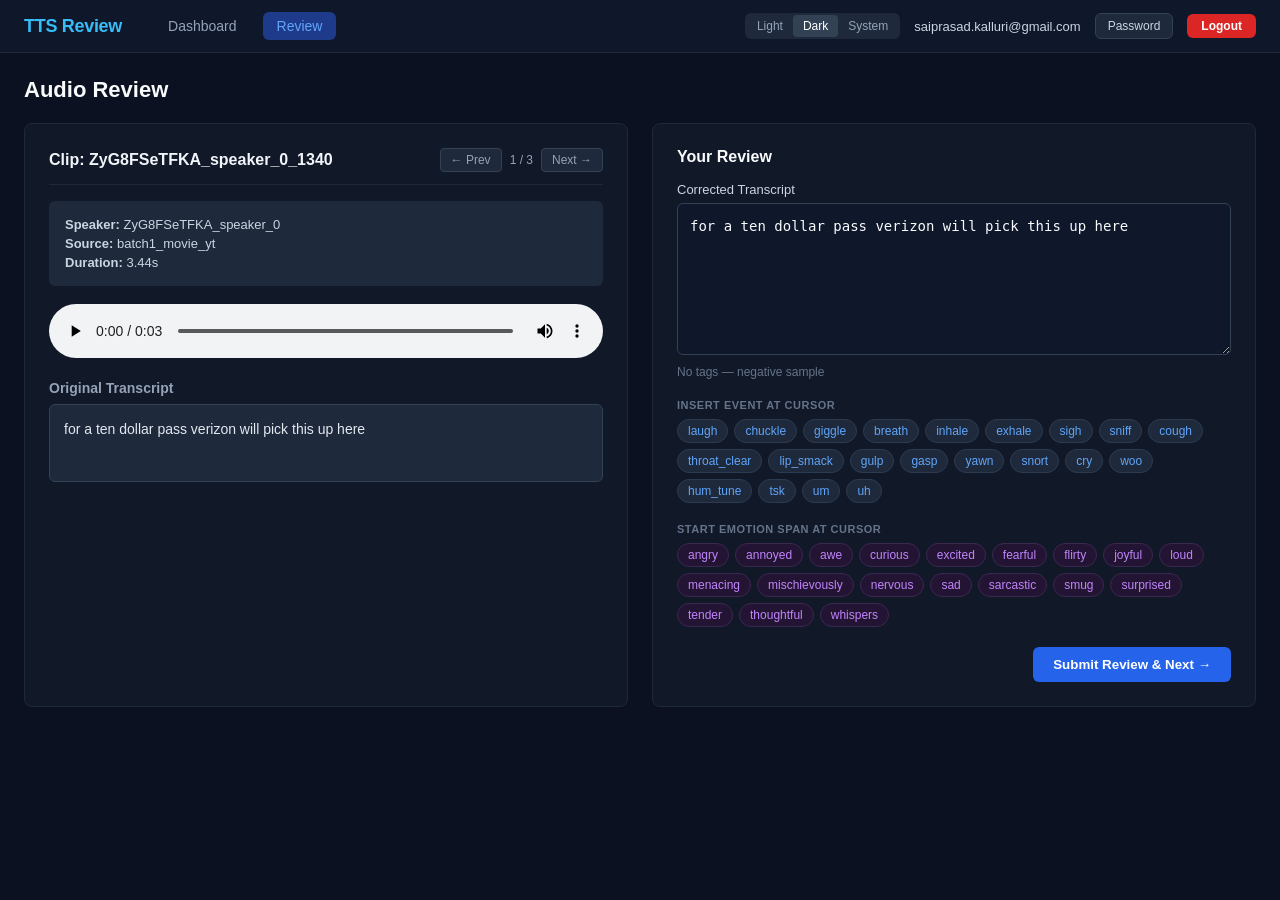
<file: test-portal/index.html>
<!DOCTYPE html>
<html lang="en">
<head>
  <meta charset="UTF-8">
  <meta name="viewport" content="width=device-width, initial-scale=1.0">
  <title>TTS Review - Portal Simulator</title>
  <link rel="stylesheet" href="style.css">
</head>
<body class="dark">
  <!-- Top Navigation Bar -->
  <header class="navbar">
    <div class="nav-left">
      <div class="brand">TTS Review</div>
      <nav class="nav-links">
        <a href="#" class="nav-tab">Dashboard</a>
        <a href="#" class="nav-tab active">Review</a>
      </nav>
    </div>
    <div class="nav-right">
      <div class="theme-toggles">
        <button class="theme-btn">Light</button>
        <button class="theme-btn active">Dark</button>
        <button class="theme-btn">System</button>
      </div>
      <span class="user-email">saiprasad.kalluri@gmail.com</span>
      <button class="btn-subtle">Password</button>
      <button class="btn-logout">Logout</button>
    </div>
  </header>

  <!-- Main Container -->
  <main class="main-container">
    <h1 class="page-title">Audio Review</h1>

    <div class="review-grid">
      <!-- Left Column: Audio & Original Transcript -->
      <section class="card left-card">
        <div class="card-header-row">
          <h2 class="clip-title" id="current-clip-title">Clip: ZyG8FSeTFKA_speaker_0_1340</h2>
          <div class="clip-nav-buttons">
            <button id="btn-prev-clip" class="btn-clip-nav" title="Previous Sample">&larr; Prev</button>
            <span id="clip-counter" style="font-size: 12px; color: #94a3b8;">1 / 3</span>
            <button id="btn-next-clip" class="btn-clip-nav" title="Next Sample">Next &rarr;</button>
          </div>
        </div>

        <div class="metadata-block">
          <p><strong>Speaker:</strong> <span id="meta-speaker">ZyG8FSeTFKA_speaker_0</span></p>
          <p><strong>Source:</strong> <span id="meta-source">batch1_movie_yt</span></p>
          <p><strong>Duration:</strong> <span id="meta-duration">3.44s</span></p>
        </div>

        <div class="audio-player-wrapper">
          <audio id="audio-player" controls src="sample.wav"></audio>
        </div>

        <div class="original-transcript-section">
          <h3>Original Transcript</h3>
          <div class="original-transcript-box" id="original-transcript-content">
            for a ten dollar pass verizon will pick this up here
          </div>
        </div>
      </section>

      <!-- Right Column: Your Review -->
      <section class="card right-card">
        <h2 class="section-title">Your Review</h2>

        <div class="field-group">
          <label class="field-label" for="corrected-transcript">Corrected Transcript</label>
          <textarea id="corrected-transcript" rows="6" placeholder="Enter corrected transcript...">for a ten dollar pass verizon will pick this up here</textarea>
          <div class="sub-hint">No tags — negative sample</div>
        </div>

        <!-- Event Tag Buttons -->
        <div class="tag-section">
          <div class="tag-section-title">INSERT EVENT AT CURSOR</div>
          <div class="tag-pill-container" id="events-container">
            <button type="button" class="portal-tag-btn" data-tag="laugh">laugh</button>
            <button type="button" class="portal-tag-btn" data-tag="chuckle">chuckle</button>
            <button type="button" class="portal-tag-btn" data-tag="giggle">giggle</button>
            <button type="button" class="portal-tag-btn" data-tag="breath">breath</button>
            <button type="button" class="portal-tag-btn" data-tag="inhale">inhale</button>
            <button type="button" class="portal-tag-btn" data-tag="exhale">exhale</button>
            <button type="button" class="portal-tag-btn" data-tag="sigh">sigh</button>
            <button type="button" class="portal-tag-btn" data-tag="sniff">sniff</button>
            <button type="button" class="portal-tag-btn" data-tag="cough">cough</button>
            <button type="button" class="portal-tag-btn" data-tag="throat_clear">throat_clear</button>
            <button type="button" class="portal-tag-btn" data-tag="lip_smack">lip_smack</button>
            <button type="button" class="portal-tag-btn" data-tag="gulp">gulp</button>
            <button type="button" class="portal-tag-btn" data-tag="gasp">gasp</button>
            <button type="button" class="portal-tag-btn" data-tag="yawn">yawn</button>
            <button type="button" class="portal-tag-btn" data-tag="snort">snort</button>
            <button type="button" class="portal-tag-btn" data-tag="cry">cry</button>
            <button type="button" class="portal-tag-btn" data-tag="woo">woo</button>
            <button type="button" class="portal-tag-btn" data-tag="hum_tune">hum_tune</button>
            <button type="button" class="portal-tag-btn" data-tag="tsk">tsk</button>
            <button type="button" class="portal-tag-btn" data-tag="um">um</button>
            <button type="button" class="portal-tag-btn" data-tag="uh">uh</button>
          </div>
        </div>

        <!-- Emotion Span Buttons -->
        <div class="tag-section">
          <div class="tag-section-title">START EMOTION SPAN AT CURSOR</div>
          <div class="tag-pill-container" id="emotions-container">
            <button type="button" class="portal-tag-btn emotion" data-emotion="angry">angry</button>
            <button type="button" class="portal-tag-btn emotion" data-emotion="annoyed">annoyed</button>
            <button type="button" class="portal-tag-btn emotion" data-emotion="awe">awe</button>
            <button type="button" class="portal-tag-btn emotion" data-emotion="curious">curious</button>
            <button type="button" class="portal-tag-btn emotion" data-emotion="excited">excited</button>
            <button type="button" class="portal-tag-btn emotion" data-emotion="fearful">fearful</button>
            <button type="button" class="portal-tag-btn emotion" data-emotion="flirty">flirty</button>
            <button type="button" class="portal-tag-btn emotion" data-emotion="joyful">joyful</button>
            <button type="button" class="portal-tag-btn emotion" data-emotion="loud">loud</button>
            <button type="button" class="portal-tag-btn emotion" data-emotion="menacing">menacing</button>
            <button type="button" class="portal-tag-btn emotion" data-emotion="mischievously">mischievously</button>
            <button type="button" class="portal-tag-btn emotion" data-emotion="nervous">nervous</button>
            <button type="button" class="portal-tag-btn emotion" data-emotion="sad">sad</button>
            <button type="button" class="portal-tag-btn emotion" data-emotion="sarcastic">sarcastic</button>
            <button type="button" class="portal-tag-btn emotion" data-emotion="smug">smug</button>
            <button type="button" class="portal-tag-btn emotion" data-emotion="surprised">surprised</button>
            <button type="button" class="portal-tag-btn emotion" data-emotion="tender">tender</button>
            <button type="button" class="portal-tag-btn emotion" data-emotion="thoughtful">thoughtful</button>
            <button type="button" class="portal-tag-btn emotion" data-emotion="whispers">whispers</button>
          </div>
        </div>

        <div style="margin-top: 20px; display: flex; justify-content: flex-end; gap: 10px;">
          <button type="button" id="btn-save-review" style="background:#2563eb; color:white; border:none; padding:10px 20px; border-radius:6px; font-weight:600; cursor:pointer;">
            Submit Review & Next &rarr;
          </button>
        </div>
      </section>
    </div>
  </main>

  <script>
    // Sample Queue
    const samples = [
      {
        id: "ZyG8FSeTFKA_speaker_0_1340",
        speaker: "ZyG8FSeTFKA_speaker_0",
        source: "batch1_movie_yt",
        duration: "3.44s",
        transcript: "for a ten dollar pass verizon will pick this up here"
      },
      {
        id: "UfcPodcast_speaker_1_0042",
        speaker: "Joe_Rogan_guest_1",
        source: "batch2_ufc_podcast",
        duration: "4.12s",
        transcript: "i m telling you it s crazy he doesn t even care about that"
      },
      {
        id: "KyivReport_speaker_0_0891",
        speaker: "KyivIndependent_reporter_0",
        source: "batch3_news_feed",
        duration: "5.20s",
        transcript: "kyiv independent confirmed they re preparing the report today"
      }
    ];

    let currentIndex = 0;
    const clipTitle = document.getElementById("current-clip-title");
    const clipCounter = document.getElementById("clip-counter");
    const metaSpeaker = document.getElementById("meta-speaker");
    const metaSource = document.getElementById("meta-source");
    const metaDuration = document.getElementById("meta-duration");
    const originalBox = document.getElementById("original-transcript-content");
    const textarea = document.getElementById("corrected-transcript");

    function loadSample(index) {
      currentIndex = index;
      const s = samples[currentIndex];
      clipTitle.textContent = "Clip: " + s.id;
      clipCounter.textContent = `${currentIndex + 1} / ${samples.length}`;
      metaSpeaker.textContent = s.speaker;
      metaSource.textContent = s.source;
      metaDuration.textContent = s.duration;
      originalBox.textContent = s.transcript;
      textarea.value = s.transcript;
    }

    document.getElementById("btn-prev-clip").addEventListener("click", () => {
      if (currentIndex > 0) loadSample(currentIndex - 1);
    });

    document.getElementById("btn-next-clip").addEventListener("click", () => {
      if (currentIndex < samples.length - 1) loadSample(currentIndex + 1);
    });

    document.getElementById("btn-save-review").addEventListener("click", () => {
      alert("Review saved!\n\nSubmitted Content:\n" + textarea.value);
      if (currentIndex < samples.length - 1) {
        loadSample(currentIndex + 1);
      }
    });

    // Native portal event button handlers
    document.querySelectorAll(".portal-tag-btn:not(.emotion)").forEach(btn => {
      btn.addEventListener("click", () => {
        const tag = `<|${btn.dataset.tag}|>`;
        const start = textarea.selectionStart;
        const end = textarea.selectionEnd;
        textarea.value = textarea.value.slice(0, start) + tag + textarea.value.slice(end);
        textarea.selectionStart = textarea.selectionEnd = start + tag.length;
        textarea.focus();
      });
    });

    document.querySelectorAll(".portal-tag-btn.emotion").forEach(btn => {
      btn.addEventListener("click", () => {
        const emo = btn.dataset.emotion;
        const start = textarea.selectionStart;
        const end = textarea.selectionEnd;
        const tag = `<|style_open|>${emo}<|style_body|>`;
        textarea.value = textarea.value.slice(0, start) + tag + textarea.value.slice(end);
        textarea.selectionStart = textarea.selectionEnd = start + tag.length;
        textarea.focus();
      });
    });
  </script>
</body>
</html>
</file>
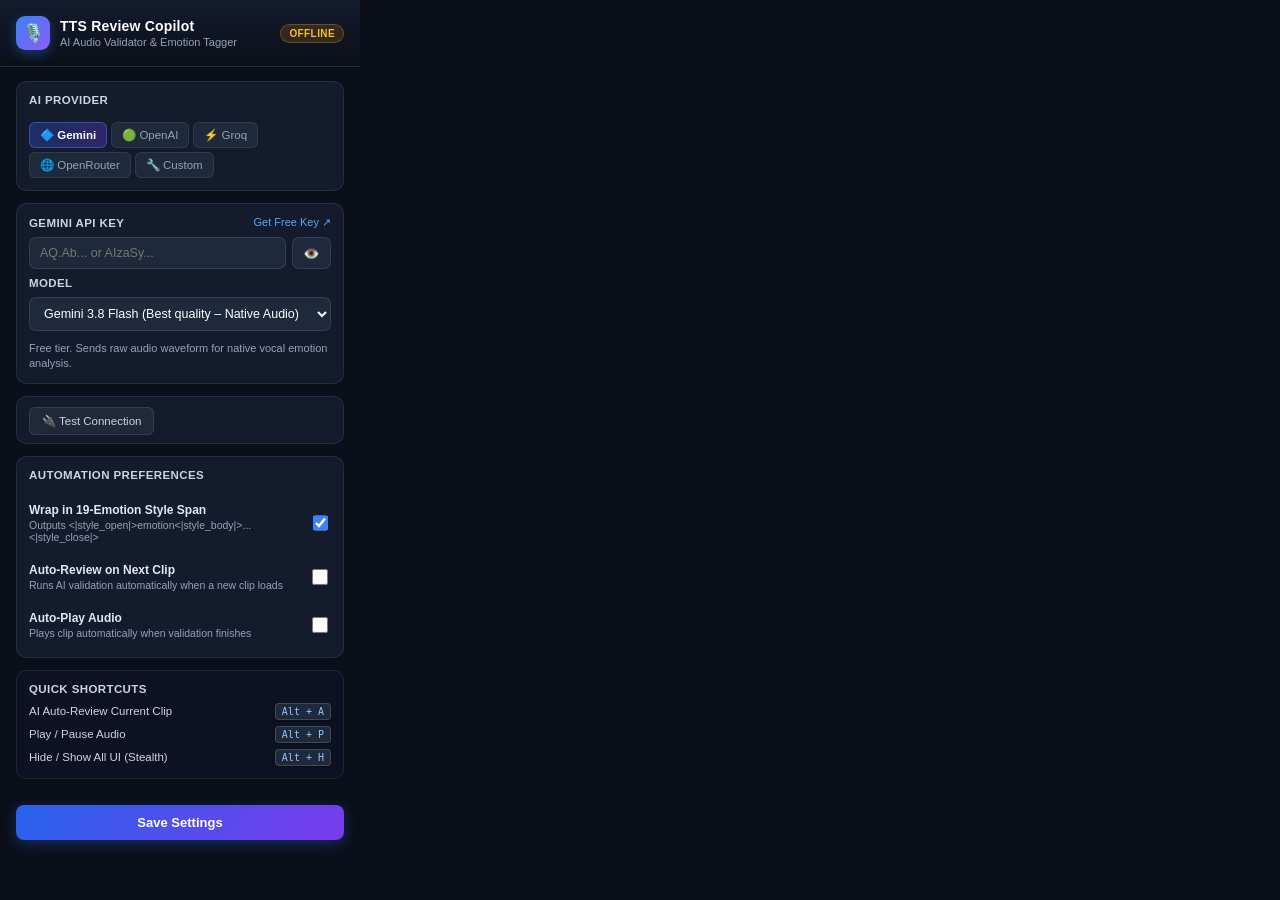
<file: popup/popup.html>
<!DOCTYPE html>
<html lang="en">
<head>
  <meta charset="UTF-8">
  <meta name="viewport" content="width=device-width, initial-scale=1.0">
  <title>TTS Review AI Assistant</title>
  <link rel="stylesheet" href="popup.css">
</head>
<body>
  <div class="popup-container">
    <!-- Header -->
    <header class="popup-header">
      <div class="header-logo-row">
        <div class="logo-icon">🎙️</div>
        <div>
          <h1 class="header-title">TTS Review Copilot</h1>
          <p class="header-subtitle">AI Audio Validator & Emotion Tagger</p>
        </div>
      </div>
      <div id="status-pill" class="status-pill offline">Offline</div>
    </header>

    <!-- Main Content -->
    <main class="popup-body">

      <!-- Provider Tabs -->
      <section class="card provider-card">
        <div class="card-label" style="margin-bottom: 8px;">AI Provider</div>
        <div class="provider-tabs" id="provider-tabs">
          <button class="provider-tab active" data-provider="gemini">🔷 Gemini</button>
          <button class="provider-tab" data-provider="openai">🟢 OpenAI</button>
          <button class="provider-tab" data-provider="groq">⚡ Groq</button>
          <button class="provider-tab" data-provider="openrouter">🌐 OpenRouter</button>
          <button class="provider-tab" data-provider="custom">🔧 Custom</button>
        </div>
      </section>

      <!-- Gemini Config -->
      <section class="card provider-config" id="config-gemini">
        <div class="card-header">
          <label class="card-label">Gemini API Key</label>
          <a href="https://aistudio.google.com/app/apikey" target="_blank" class="link-small">Get Free Key ↗</a>
        </div>
        <div class="input-with-button">
          <input type="password" id="gemini-key" placeholder="AQ.Ab... or AIzaSy..." autocomplete="off">
          <button type="button" class="btn-icon toggle-vis" data-target="gemini-key">👁️</button>
        </div>
        <label class="card-label" for="gemini-model">Model</label>
        <select id="gemini-model" class="custom-select">
          <option value="gemini-3.8-flash">Gemini 3.8 Flash (Best quality – Native Audio)</option>
          <option value="gemini-flash-lite-latest">Gemini Flash Lite (Higher free quota – Audio)</option>
          <option value="gemini-3.5-flash-lite">Gemini 3.5 Flash Lite (Higher free quota)</option>
          <option value="gemini-flash-latest">Gemini Flash (Latest – auto-updates)</option>
        </select>
        <p class="card-hint">Free tier. Sends raw audio waveform for native vocal emotion analysis.</p>
      </section>

      <!-- OpenAI Config -->
      <section class="card provider-config" id="config-openai" style="display:none;">
        <div class="card-header">
          <label class="card-label">OpenAI API Key</label>
          <a href="https://platform.openai.com/api-keys" target="_blank" class="link-small">Get Key ↗</a>
        </div>
        <div class="input-with-button">
          <input type="password" id="openai-key" placeholder="sk-..." autocomplete="off">
          <button type="button" class="btn-icon toggle-vis" data-target="openai-key">👁️</button>
        </div>
        <label class="card-label" for="openai-model">Model</label>
        <select id="openai-model" class="custom-select">
          <option value="gpt-4o-audio-preview">GPT-4o Audio Preview (Native Audio Input)</option>
          <option value="gpt-4o">GPT-4o</option>
          <option value="gpt-4o-mini">GPT-4o Mini</option>
          <option value="gpt-4.1-mini">GPT-4.1 Mini</option>
        </select>
        <p class="card-hint">gpt-4o-audio-preview supports native audio input for emotion detection.</p>
      </section>

      <!-- Groq Config -->
      <section class="card provider-config" id="config-groq" style="display:none;">
        <div class="card-header">
          <label class="card-label">Groq API Key</label>
          <a href="https://console.groq.com/keys" target="_blank" class="link-small">Get Free Key ↗</a>
        </div>
        <div class="input-with-button">
          <input type="password" id="groq-key" placeholder="gsk_..." autocomplete="off">
          <button type="button" class="btn-icon toggle-vis" data-target="groq-key">👁️</button>
        </div>
        <label class="card-label" for="groq-model">Model</label>
        <select id="groq-model" class="custom-select">
          <option value="llama-3.3-70b-versatile">Llama 3.3 70B Versatile</option>
          <option value="llama-3.1-8b-instant">Llama 3.1 8B Instant (Fastest)</option>
          <option value="gemma2-9b-it">Gemma 2 9B</option>
          <option value="mixtral-8x7b-32768">Mixtral 8x7B</option>
        </select>
        <p class="card-hint">Ultra-fast inference. Audio auto-transcribed via Whisper Large v3, then formatted by LLM.</p>
      </section>

      <!-- OpenRouter Config -->
      <section class="card provider-config" id="config-openrouter" style="display:none;">
        <div class="card-header">
          <label class="card-label">OpenRouter API Key</label>
          <a href="https://openrouter.ai/keys" target="_blank" class="link-small">Get Key ↗</a>
        </div>
        <div class="input-with-button">
          <input type="password" id="openrouter-key" placeholder="sk-or-..." autocomplete="off">
          <button type="button" class="btn-icon toggle-vis" data-target="openrouter-key">👁️</button>
        </div>
        <label class="card-label" for="openrouter-model">Model</label>
        <select id="openrouter-model" class="custom-select">
          <option value="google/gemini-2.5-flash">Google Gemini 2.5 Flash</option>
          <option value="openai/gpt-4o">OpenAI GPT-4o</option>
          <option value="anthropic/claude-sonnet-4">Anthropic Claude Sonnet 4</option>
          <option value="meta-llama/llama-3.3-70b-instruct">Meta Llama 3.3 70B</option>
          <option value="deepseek/deepseek-chat-v3-0324">DeepSeek V3</option>
        </select>
        <p class="card-hint">Routes to 300+ models from multiple providers through one key.</p>
      </section>

      <!-- Custom / Local Config -->
      <section class="card provider-config" id="config-custom" style="display:none;">
        <label class="card-label">Base URL (OpenAI-compatible)</label>
        <input type="text" id="custom-url" class="custom-select" placeholder="http://localhost:11434/v1" value="http://localhost:11434/v1">
        <label class="card-label">API Key (optional)</label>
        <div class="input-with-button">
          <input type="password" id="custom-key" placeholder="Leave blank for local..." autocomplete="off">
          <button type="button" class="btn-icon toggle-vis" data-target="custom-key">👁️</button>
        </div>
        <label class="card-label">Model Name</label>
        <input type="text" id="custom-model" class="custom-select" placeholder="llama3" value="llama3">
        <p class="card-hint">Works with Ollama, LM Studio, vLLM, LocalAI, or any OpenAI-compatible endpoint.</p>
      </section>

      <!-- Test Button -->
      <section class="card" style="padding: 8px 12px;">
        <div class="action-row-tight">
          <button type="button" id="btn-test-key" class="btn-secondary">🔌 Test Connection</button>
          <span id="test-status" class="test-feedback"></span>
        </div>
      </section>

      <!-- Review Preferences -->
      <section class="card">
        <div class="card-label" style="margin-bottom: 8px;">Automation Preferences</div>
        <label class="toggle-row">
          <span class="toggle-text">
            <strong>Wrap in 19-Emotion Style Span</strong>
            <small>Outputs &lt;|style_open|&gt;emotion&lt;|style_body|&gt;...&lt;|style_close|&gt;</small>
          </span>
          <input type="checkbox" id="pref-style-span" checked>
        </label>
        <label class="toggle-row">
          <span class="toggle-text">
            <strong>Auto-Review on Next Clip</strong>
            <small>Runs AI validation automatically when a new clip loads</small>
          </span>
          <input type="checkbox" id="pref-autorun">
        </label>
        <label class="toggle-row">
          <span class="toggle-text">
            <strong>Auto-Play Audio</strong>
            <small>Plays clip automatically when validation finishes</small>
          </span>
          <input type="checkbox" id="pref-autoplay">
        </label>
      </section>

      <!-- Shortcuts Reference -->
      <section class="card shortcuts-card">
        <div class="card-label">Quick Shortcuts</div>
        <div class="shortcut-list">
          <div class="shortcut-item">
            <span class="shortcut-name">AI Auto-Review Current Clip</span>
            <kbd>Alt + A</kbd>
          </div>
          <div class="shortcut-item">
            <span class="shortcut-name">Play / Pause Audio</span>
            <kbd>Alt + P</kbd>
          </div>
          <div class="shortcut-item">
            <span class="shortcut-name">Hide / Show All UI (Stealth)</span>
            <kbd>Alt + H</kbd>
          </div>
        </div>
      </section>
    </main>

    <!-- Footer -->
    <footer class="popup-footer">
      <button type="button" id="btn-save" class="btn-primary">Save Settings</button>
      <div id="save-msg" class="save-msg"></div>
    </footer>
  </div>

  <script src="popup.js"></script>
</body>
</html>
</file>
<file: test-portal/style.css>
/* Portal Simulator Styles replicating tts-review.sabi.com */

body.dark {
  background-color: #0b1120;
  color: #f8fafc;
  font-family: -apple-system, BlinkMacSystemFont, "Segoe UI", Roboto, "Helvetica Neue", Arial, sans-serif;
  margin: 0;
  padding: 0;
}

/* Navbar */
.navbar {
  display: flex;
  justify-content: space-between;
  align-items: center;
  padding: 12px 24px;
  background-color: #0f172a;
  border-bottom: 1px solid #1e293b;
}

.nav-left {
  display: flex;
  align-items: center;
  gap: 32px;
}

.brand {
  font-size: 18px;
  font-weight: 700;
  color: #38bdf8;
  letter-spacing: -0.3px;
}

.nav-links {
  display: flex;
  gap: 12px;
}

.nav-tab {
  text-decoration: none;
  color: #94a3b8;
  padding: 6px 14px;
  border-radius: 6px;
  font-size: 14px;
  font-weight: 500;
}

.nav-tab.active {
  background-color: #1e3a8a;
  color: #60a5fa;
}

.nav-right {
  display: flex;
  align-items: center;
  gap: 14px;
}

.theme-toggles {
  display: flex;
  background-color: #1e293b;
  border-radius: 6px;
  padding: 2px;
}

.theme-btn {
  background: transparent;
  border: none;
  color: #94a3b8;
  padding: 4px 10px;
  font-size: 12px;
  border-radius: 4px;
  cursor: pointer;
}

.theme-btn.active {
  background-color: #334155;
  color: #fff;
}

.user-email {
  font-size: 13px;
  color: #cbd5e1;
}

.btn-subtle {
  background: #1e293b;
  border: 1px solid #334155;
  color: #cbd5e1;
  padding: 5px 12px;
  border-radius: 6px;
  font-size: 12px;
  cursor: pointer;
}

.btn-logout {
  background: #dc2626;
  border: none;
  color: #fff;
  padding: 5px 14px;
  border-radius: 6px;
  font-size: 12px;
  font-weight: 600;
  cursor: pointer;
}

/* Main Container */
.main-container {
  max-width: 1400px;
  margin: 0 auto;
  padding: 24px;
}

.page-title {
  font-size: 22px;
  font-weight: 700;
  margin: 0 0 20px 0;
  color: #f8fafc;
}

/* Review Grid */
.review-grid {
  display: grid;
  grid-template-columns: 1fr 1fr;
  gap: 24px;
}

@media (max-width: 1024px) {
  .review-grid {
    grid-template-columns: 1fr;
  }
}

.card {
  background-color: #111827;
  border: 1px solid #1f2937;
  border-radius: 8px;
  padding: 24px;
}

.card-header-row {
  display: flex;
  justify-content: space-between;
  align-items: center;
  margin-bottom: 16px;
  border-bottom: 1px solid #1f2937;
  padding-bottom: 12px;
}

.clip-title {
  font-size: 16px;
  font-weight: 600;
  margin: 0;
  color: #f1f5f9;
}

.clip-nav-buttons {
  display: flex;
  align-items: center;
  gap: 8px;
}

.btn-clip-nav {
  background: #1e293b;
  border: 1px solid #334155;
  color: #94a3b8;
  padding: 4px 10px;
  border-radius: 4px;
  cursor: pointer;
  font-size: 12px;
}

.btn-clip-nav:hover {
  background: #334155;
  color: #fff;
}

.metadata-block {
  background-color: #1e293b;
  border-radius: 6px;
  padding: 12px 16px;
  margin-bottom: 18px;
  font-size: 13px;
  color: #cbd5e1;
}

.metadata-block p {
  margin: 4px 0;
}

.audio-player-wrapper {
  margin: 18px 0;
}

.audio-player-wrapper audio {
  width: 100%;
}

.original-transcript-section h3 {
  font-size: 14px;
  font-weight: 600;
  color: #94a3b8;
  margin: 16px 0 8px 0;
}

.original-transcript-box {
  background-color: #1e293b;
  border: 1px solid #334155;
  border-radius: 6px;
  padding: 14px;
  font-size: 14px;
  color: #e2e8f0;
  min-height: 48px;
  line-height: 1.5;
}

/* Right Card */
.section-title {
  font-size: 16px;
  font-weight: 600;
  margin: 0 0 16px 0;
  color: #f8fafc;
}

.field-group {
  margin-bottom: 16px;
}

.field-label {
  display: block;
  font-size: 13px;
  font-weight: 500;
  color: #cbd5e1;
  margin-bottom: 6px;
}

textarea#corrected-transcript {
  width: 100%;
  box-sizing: border-box;
  background-color: #0f172a;
  border: 1px solid #334155;
  border-radius: 6px;
  padding: 12px;
  font-size: 14px;
  font-family: ui-monospace, Menlo, Monaco, Consolas, monospace;
  color: #f8fafc;
  line-height: 1.5;
  resize: vertical;
}

textarea#corrected-transcript:focus {
  outline: none;
  border-color: #3b82f6;
}

.sub-hint {
  font-size: 12px;
  color: #64748b;
  margin-top: 6px;
}

/* Tag Sections */
.tag-section {
  margin-top: 20px;
}

.tag-section-title {
  font-size: 11px;
  font-weight: 700;
  color: #64748b;
  letter-spacing: 0.5px;
  margin-bottom: 8px;
}

.tag-pill-container {
  display: flex;
  flex-wrap: wrap;
  gap: 6px;
}

.portal-tag-btn {
  background-color: #1e293b;
  border: 1px solid #2d3b50;
  color: #60a5fa;
  padding: 4px 10px;
  border-radius: 16px;
  font-size: 12px;
  cursor: pointer;
  transition: all 0.15s ease;
}

.portal-tag-btn:hover {
  background-color: #2563eb;
  color: #fff;
  border-color: #3b82f6;
}

.portal-tag-btn.emotion {
  color: #c084fc;
  border-color: #3b2850;
  background-color: #241433;
}

.portal-tag-btn.emotion:hover {
  background-color: #7c3aed;
  color: #fff;
  border-color: #8b5cf6;
}
</file>
<file: popup/popup.css>
/* Extension Popup Styles */

:root {
  --bg-main: #0b0f19;
  --bg-card: #141b2d;
  --bg-input: #1e293b;
  --border-color: rgba(255, 255, 255, 0.08);
  --border-highlight: rgba(59, 130, 246, 0.4);
  --primary: #3b82f6;
  --primary-hover: #2563eb;
  --accent: #8b5cf6;
  --success: #10b981;
  --warning: #f59e0b;
  --danger: #ef4444;
  --text-main: #f8fafc;
  --text-dim: #94a3b8;
  --font-family: -apple-system, BlinkMacSystemFont, "Segoe UI", Roboto, "Helvetica Neue", Arial, sans-serif;
}

body {
  margin: 0;
  padding: 0;
  width: 360px;
  background-color: var(--bg-main);
  color: var(--text-main);
  font-family: var(--font-family);
  font-size: 13px;
  user-select: none;
}

.popup-container {
  display: flex;
  flex-direction: column;
}

/* Header */
.popup-header {
  padding: 16px;
  background: linear-gradient(180deg, #131b2e 0%, var(--bg-main) 100%);
  border-bottom: 1px solid var(--border-color);
  display: flex;
  align-items: center;
  justify-content: space-between;
}

.header-logo-row {
  display: flex;
  align-items: center;
  gap: 10px;
}

.logo-icon {
  width: 34px;
  height: 34px;
  background: linear-gradient(135deg, #3b82f6, #8b5cf6);
  border-radius: 9px;
  display: flex;
  align-items: center;
  justify-content: center;
  font-size: 18px;
  box-shadow: 0 4px 12px rgba(59, 130, 246, 0.35);
}

.header-title {
  margin: 0;
  font-size: 14px;
  font-weight: 700;
  color: #fff;
  letter-spacing: 0.2px;
}

.header-subtitle {
  margin: 2px 0 0 0;
  font-size: 11px;
  color: var(--text-dim);
}

.status-pill {
  font-size: 10px;
  font-weight: 600;
  padding: 3px 8px;
  border-radius: 20px;
  text-transform: uppercase;
  letter-spacing: 0.4px;
}

.status-pill.online {
  background: rgba(16, 185, 129, 0.15);
  color: #34d399;
  border: 1px solid rgba(16, 185, 129, 0.3);
}

.status-pill.offline {
  background: rgba(245, 158, 11, 0.15);
  color: #fbbf24;
  border: 1px solid rgba(245, 158, 11, 0.3);
}

/* Provider Tabs */
.provider-card {
  padding: 10px 12px;
}

.provider-tabs {
  display: flex;
  flex-wrap: wrap;
  gap: 4px;
}

.provider-tab {
  background: var(--bg-input);
  border: 1px solid rgba(255, 255, 255, 0.08);
  color: var(--text-dim);
  padding: 5px 10px;
  border-radius: 6px;
  font-size: 11.5px;
  font-weight: 500;
  cursor: pointer;
  transition: all 0.15s ease;
}

.provider-tab:hover {
  background: rgba(59, 130, 246, 0.15);
  color: #93c5fd;
  border-color: rgba(59, 130, 246, 0.3);
}

.provider-tab.active {
  background: linear-gradient(135deg, rgba(37, 99, 235, 0.3), rgba(124, 58, 237, 0.3));
  color: #fff;
  border-color: rgba(59, 130, 246, 0.5);
  font-weight: 600;
}

/* Body */
.popup-body {
  padding: 14px 16px;
  display: flex;
  flex-direction: column;
  gap: 12px;
}

.card {
  background: var(--bg-card);
  border: 1px solid var(--border-color);
  border-radius: 10px;
  padding: 12px;
  display: flex;
  flex-direction: column;
  gap: 8px;
}

.card-header {
  display: flex;
  justify-content: space-between;
  align-items: center;
}

.card-label {
  font-size: 11.5px;
  font-weight: 600;
  color: #cbd5e1;
  text-transform: uppercase;
  letter-spacing: 0.4px;
}

.link-small {
  font-size: 11px;
  color: #60a5fa;
  text-decoration: none;
}

.link-small:hover {
  text-decoration: underline;
}

.card-hint {
  margin: 2px 0 0 0;
  font-size: 11px;
  color: var(--text-dim);
  line-height: 1.35;
}

/* Form Elements */
.input-with-button {
  display: flex;
  gap: 6px;
  position: relative;
}

input[type="password"],
input[type="text"],
.custom-select {
  width: 100%;
  box-sizing: border-box;
  background: var(--bg-input);
  border: 1px solid rgba(255, 255, 255, 0.1);
  border-radius: 7px;
  color: #fff;
  padding: 8px 10px;
  font-size: 12.5px;
  transition: all 0.2s ease;
}

input:focus,
.custom-select:focus {
  outline: none;
  border-color: var(--primary);
  box-shadow: 0 0 0 2px rgba(59, 130, 246, 0.2);
}

.btn-icon {
  background: var(--bg-input);
  border: 1px solid rgba(255, 255, 255, 0.1);
  color: var(--text-dim);
  border-radius: 7px;
  padding: 0 10px;
  cursor: pointer;
  display: flex;
  align-items: center;
  justify-content: center;
}

.btn-icon:hover {
  background: rgba(255, 255, 255, 0.08);
  color: #fff;
}

.action-row-tight {
  display: flex;
  align-items: center;
  gap: 8px;
  margin-top: 2px;
}

.btn-secondary {
  background: rgba(255, 255, 255, 0.06);
  border: 1px solid rgba(255, 255, 255, 0.1);
  color: #cbd5e1;
  padding: 6px 12px;
  border-radius: 6px;
  font-size: 11.5px;
  font-weight: 500;
  cursor: pointer;
  transition: all 0.15s ease;
}

.btn-secondary:hover {
  background: rgba(255, 255, 255, 0.12);
  color: #fff;
}

.test-feedback {
  font-size: 11px;
}

.test-feedback.success {
  color: #34d399;
}

.test-feedback.error {
  color: #f87171;
}

/* Toggles */
.toggle-row {
  display: flex;
  align-items: center;
  justify-content: space-between;
  padding: 6px 0;
  cursor: pointer;
}

.toggle-text {
  display: flex;
  flex-direction: column;
  gap: 2px;
}

.toggle-text strong {
  font-size: 12px;
  color: #e2e8f0;
}

.toggle-text small {
  font-size: 10.5px;
  color: var(--text-dim);
}

.toggle-row input[type="checkbox"] {
  width: 16px;
  height: 16px;
  cursor: pointer;
  accent-color: var(--primary);
}

/* Shortcuts */
.shortcuts-card {
  background: rgba(15, 23, 42, 0.5);
}

.shortcut-list {
  display: flex;
  flex-direction: column;
  gap: 6px;
}

.shortcut-item {
  display: flex;
  justify-content: space-between;
  align-items: center;
  font-size: 11.5px;
  color: #cbd5e1;
}

kbd {
  background: #1e293b;
  border: 1px solid rgba(255, 255, 255, 0.15);
  border-radius: 4px;
  padding: 2px 6px;
  font-size: 10px;
  font-family: ui-monospace, SFMono-Regular, monospace;
  box-shadow: 0 1px 2px rgba(0,0,0,0.4);
  color: #93c5fd;
}

/* Footer */
.popup-footer {
  padding: 12px 16px 16px 16px;
  display: flex;
  flex-direction: column;
  gap: 6px;
}

.btn-primary {
  background: linear-gradient(135deg, #2563eb, #7c3aed);
  border: none;
  color: #fff;
  padding: 10px 14px;
  border-radius: 8px;
  font-weight: 600;
  font-size: 13px;
  cursor: pointer;
  box-shadow: 0 4px 14px rgba(37, 99, 235, 0.35);
  transition: all 0.2s cubic-bezier(0.16, 1, 0.3, 1);
}

.btn-primary:hover {
  transform: translateY(-1px);
  filter: brightness(1.1);
  box-shadow: 0 6px 18px rgba(37, 99, 235, 0.45);
}

.btn-primary:active {
  transform: translateY(1px);
}

.save-msg {
  font-size: 11.5px;
  text-align: center;
  color: #34d399;
  min-height: 16px;
}
</file>
